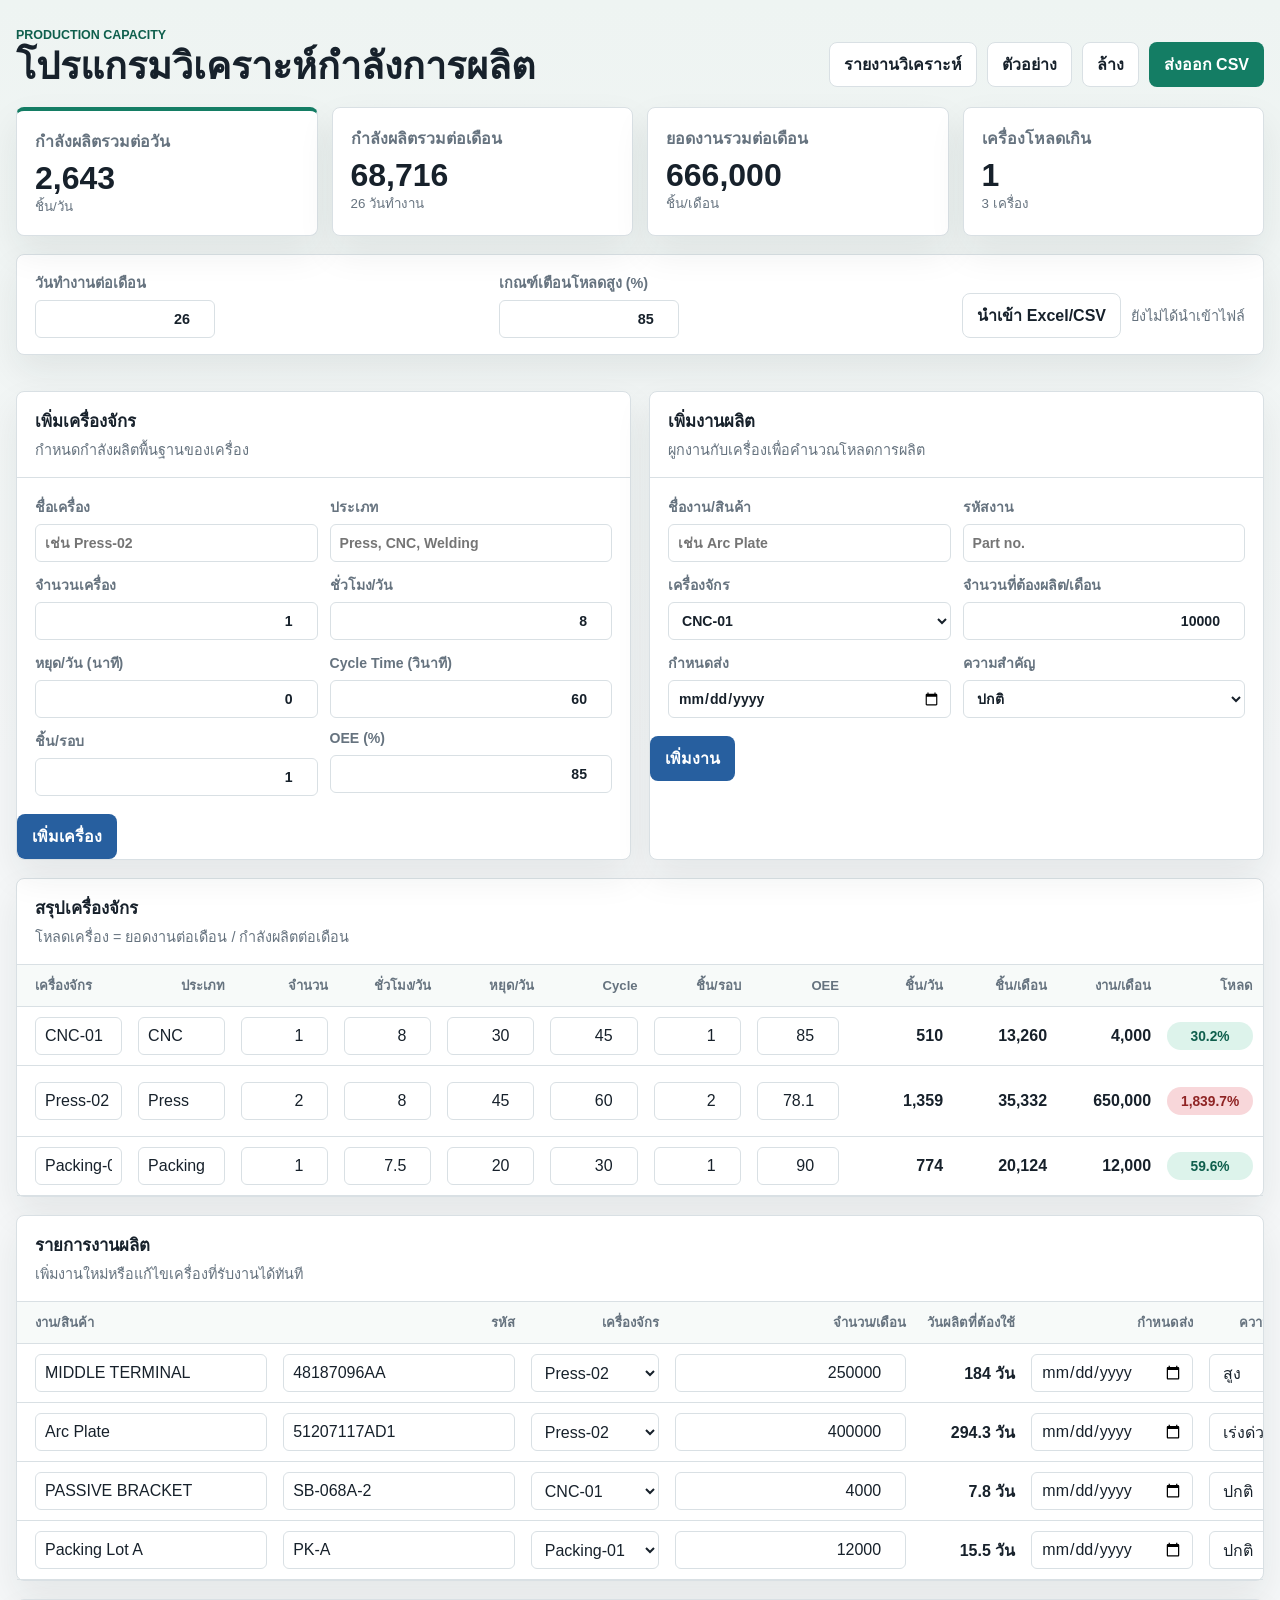
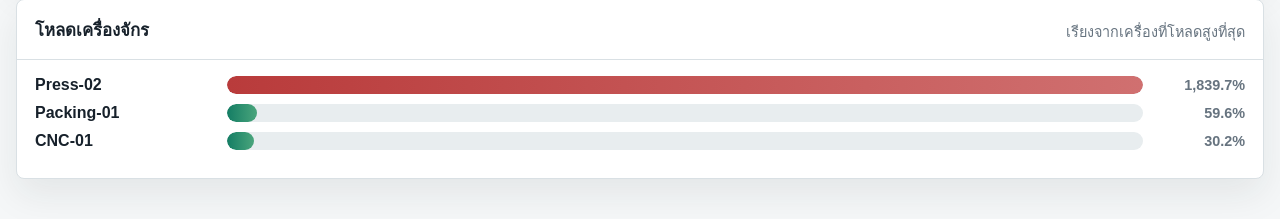
<file: index.html>
<!doctype html>
<html lang="th">
<head>
  <meta charset="utf-8">
  <meta name="viewport" content="width=device-width, initial-scale=1">
  <meta name="theme-color" content="#147d64">
  <meta name="description" content="โปรแกรมจัดการเครื่องจักร งานผลิต และวิเคราะห์กำลังการผลิต">
  <title>โปรแกรมวิเคราะห์กำลังการผลิต</title>
  <link rel="manifest" href="manifest.webmanifest">
  <link rel="apple-touch-icon" href="icons/icon-192.png">
  <link rel="stylesheet" href="styles.css">
</head>
<body>
  <main class="app-shell">
    <header class="topbar">
      <div>
        <p class="eyebrow">Production Capacity</p>
        <h1>โปรแกรมวิเคราะห์กำลังการผลิต</h1>
      </div>
      <div class="actions">
        <a class="button secondary" href="./analysis.html">รายงานวิเคราะห์</a>
        <button class="button secondary" id="resetSampleButton" type="button">ตัวอย่าง</button>
        <button class="button secondary" id="clearButton" type="button">ล้าง</button>
        <button class="button secondary install-button" id="installButton" type="button" hidden>ติดตั้งแอป</button>
        <button class="button primary" id="exportButton" type="button">ส่งออก CSV</button>
      </div>
    </header>

    <section class="summary-grid" aria-label="สรุปกำลังการผลิต">
      <div class="summary-tile total">
        <span>กำลังผลิตรวมต่อวัน</span>
        <strong id="totalDay">0</strong>
        <small>ชิ้น/วัน</small>
      </div>
      <div class="summary-tile">
        <span>กำลังผลิตรวมต่อเดือน</span>
        <strong id="totalMonth">0</strong>
        <small id="monthBasis">26 วันทำงาน</small>
      </div>
      <div class="summary-tile">
        <span>ยอดงานรวมต่อเดือน</span>
        <strong id="totalDemand">0</strong>
        <small>ชิ้น/เดือน</small>
      </div>
      <div class="summary-tile">
        <span>เครื่องโหลดเกิน</span>
        <strong id="overloadedCount">0</strong>
        <small id="machineCount">0 เครื่อง</small>
      </div>
    </section>

    <section class="settings-panel">
      <label>
        วันทำงานต่อเดือน
        <input id="workingDaysInput" type="number" min="1" max="31" step="1">
      </label>
      <label>
        เกณฑ์เตือนโหลดสูง (%)
        <input id="warningThresholdInput" type="number" min="1" max="100" step="1">
      </label>
      <div class="import-actions">
        <label class="button secondary file-button" for="importFileInput">นำเข้า Excel/CSV</label>
        <input id="importFileInput" class="file-input" type="file" accept=".xlsx,.xlsm,.csv,.tsv,text/csv,text/tab-separated-values,application/vnd.openxmlformats-officedocument.spreadsheetml.sheet">
        <span id="importStatus" class="import-status" role="status">ยังไม่ได้นำเข้าไฟล์</span>
      </div>
    </section>

    <section class="form-grid" aria-label="เพิ่มข้อมูล">
      <form class="input-panel" id="machineForm">
        <div class="section-heading compact">
          <div>
            <h2>เพิ่มเครื่องจักร</h2>
            <p>กำหนดกำลังผลิตพื้นฐานของเครื่อง</p>
          </div>
        </div>
        <div class="form-fields">
          <label>ชื่อเครื่อง <input name="name" required placeholder="เช่น Press-02"></label>
          <label>ประเภท <input name="type" placeholder="Press, CNC, Welding"></label>
          <label>จำนวนเครื่อง <input name="quantity" type="number" min="1" step="1" value="1"></label>
          <label>ชั่วโมง/วัน <input name="hoursPerDay" type="number" min="0" step="0.25" value="8"></label>
          <label>หยุด/วัน (นาที) <input name="downtimeMinutes" type="number" min="0" step="1" value="0"></label>
          <label>Cycle Time (วินาที) <input name="cycleSeconds" type="number" min="0.01" step="0.01" value="60"></label>
          <label>ชิ้น/รอบ <input name="unitsPerCycle" type="number" min="0.01" step="0.01" value="1"></label>
          <label>OEE (%) <input name="oee" type="number" min="0" max="100" step="0.1" value="85"></label>
        </div>
        <button class="button add" type="submit">เพิ่มเครื่อง</button>
      </form>

      <form class="input-panel" id="jobForm">
        <div class="section-heading compact">
          <div>
            <h2>เพิ่มงานผลิต</h2>
            <p>ผูกงานกับเครื่องเพื่อคำนวณโหลดการผลิต</p>
          </div>
        </div>
        <div class="form-fields">
          <label>ชื่องาน/สินค้า <input name="name" required placeholder="เช่น Arc Plate"></label>
          <label>รหัสงาน <input name="code" placeholder="Part no."></label>
          <label>เครื่องจักร <select name="machineId" id="jobMachineSelect" required></select></label>
          <label>จำนวนที่ต้องผลิต/เดือน <input name="monthlyDemand" type="number" min="0" step="1" value="10000"></label>
          <label>กำหนดส่ง <input name="dueDate" type="date"></label>
          <label>ความสำคัญ
            <select name="priority">
              <option value="ปกติ">ปกติ</option>
              <option value="สูง">สูง</option>
              <option value="เร่งด่วน">เร่งด่วน</option>
            </select>
          </label>
        </div>
        <button class="button add" type="submit">เพิ่มงาน</button>
      </form>
    </section>

    <section class="workspace">
      <div class="table-toolbar">
        <div>
          <h2>สรุปเครื่องจักร</h2>
          <p>โหลดเครื่อง = ยอดงานต่อเดือน / กำลังผลิตต่อเดือน</p>
        </div>
      </div>
      <div class="table-wrap">
        <table>
          <thead>
            <tr>
              <th>เครื่องจักร</th>
              <th>ประเภท</th>
              <th>จำนวน</th>
              <th>ชั่วโมง/วัน</th>
              <th>หยุด/วัน</th>
              <th>Cycle</th>
              <th>ชิ้น/รอบ</th>
              <th>OEE</th>
              <th>ชิ้น/วัน</th>
              <th>ชิ้น/เดือน</th>
              <th>งาน/เดือน</th>
              <th>โหลด</th>
              <th>สถานะ</th>
              <th></th>
            </tr>
          </thead>
          <tbody id="machineRows"></tbody>
        </table>
      </div>
    </section>

    <section class="workspace">
      <div class="table-toolbar">
        <div>
          <h2>รายการงานผลิต</h2>
          <p>เพิ่มงานใหม่หรือแก้ไขเครื่องที่รับงานได้ทันที</p>
        </div>
      </div>
      <div class="table-wrap">
        <table>
          <thead>
            <tr>
              <th>งาน/สินค้า</th>
              <th>รหัส</th>
              <th>เครื่องจักร</th>
              <th>จำนวน/เดือน</th>
              <th>วันผลิตที่ต้องใช้</th>
              <th>กำหนดส่ง</th>
              <th>ความสำคัญ</th>
              <th></th>
            </tr>
          </thead>
          <tbody id="jobRows"></tbody>
        </table>
      </div>
    </section>

    <section class="chart-section" aria-label="กราฟโหลดเครื่องจักร">
      <div class="section-heading">
        <h2>โหลดเครื่องจักร</h2>
        <p>เรียงจากเครื่องที่โหลดสูงที่สุด</p>
      </div>
      <div class="bar-chart" id="barChart"></div>
    </section>
  </main>

  <script src="app.js"></script>
</body>
</html>
</file>
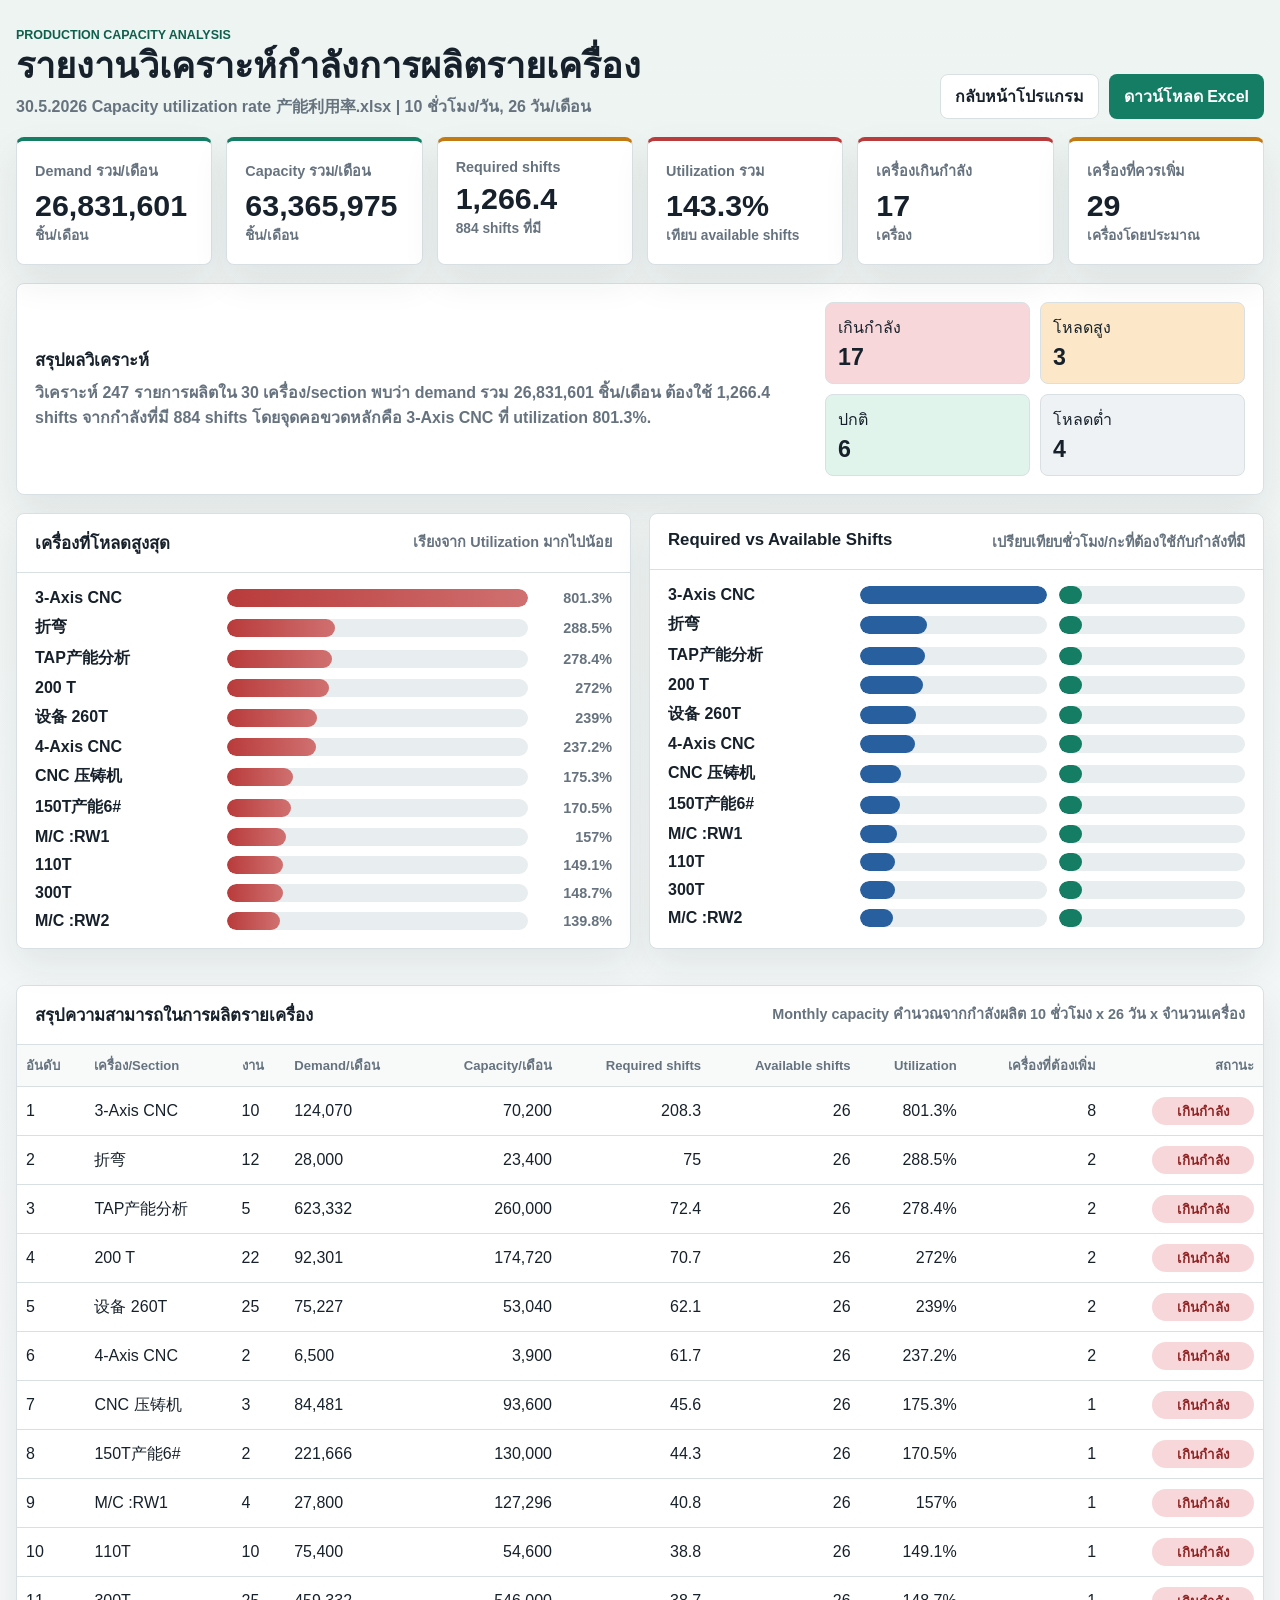
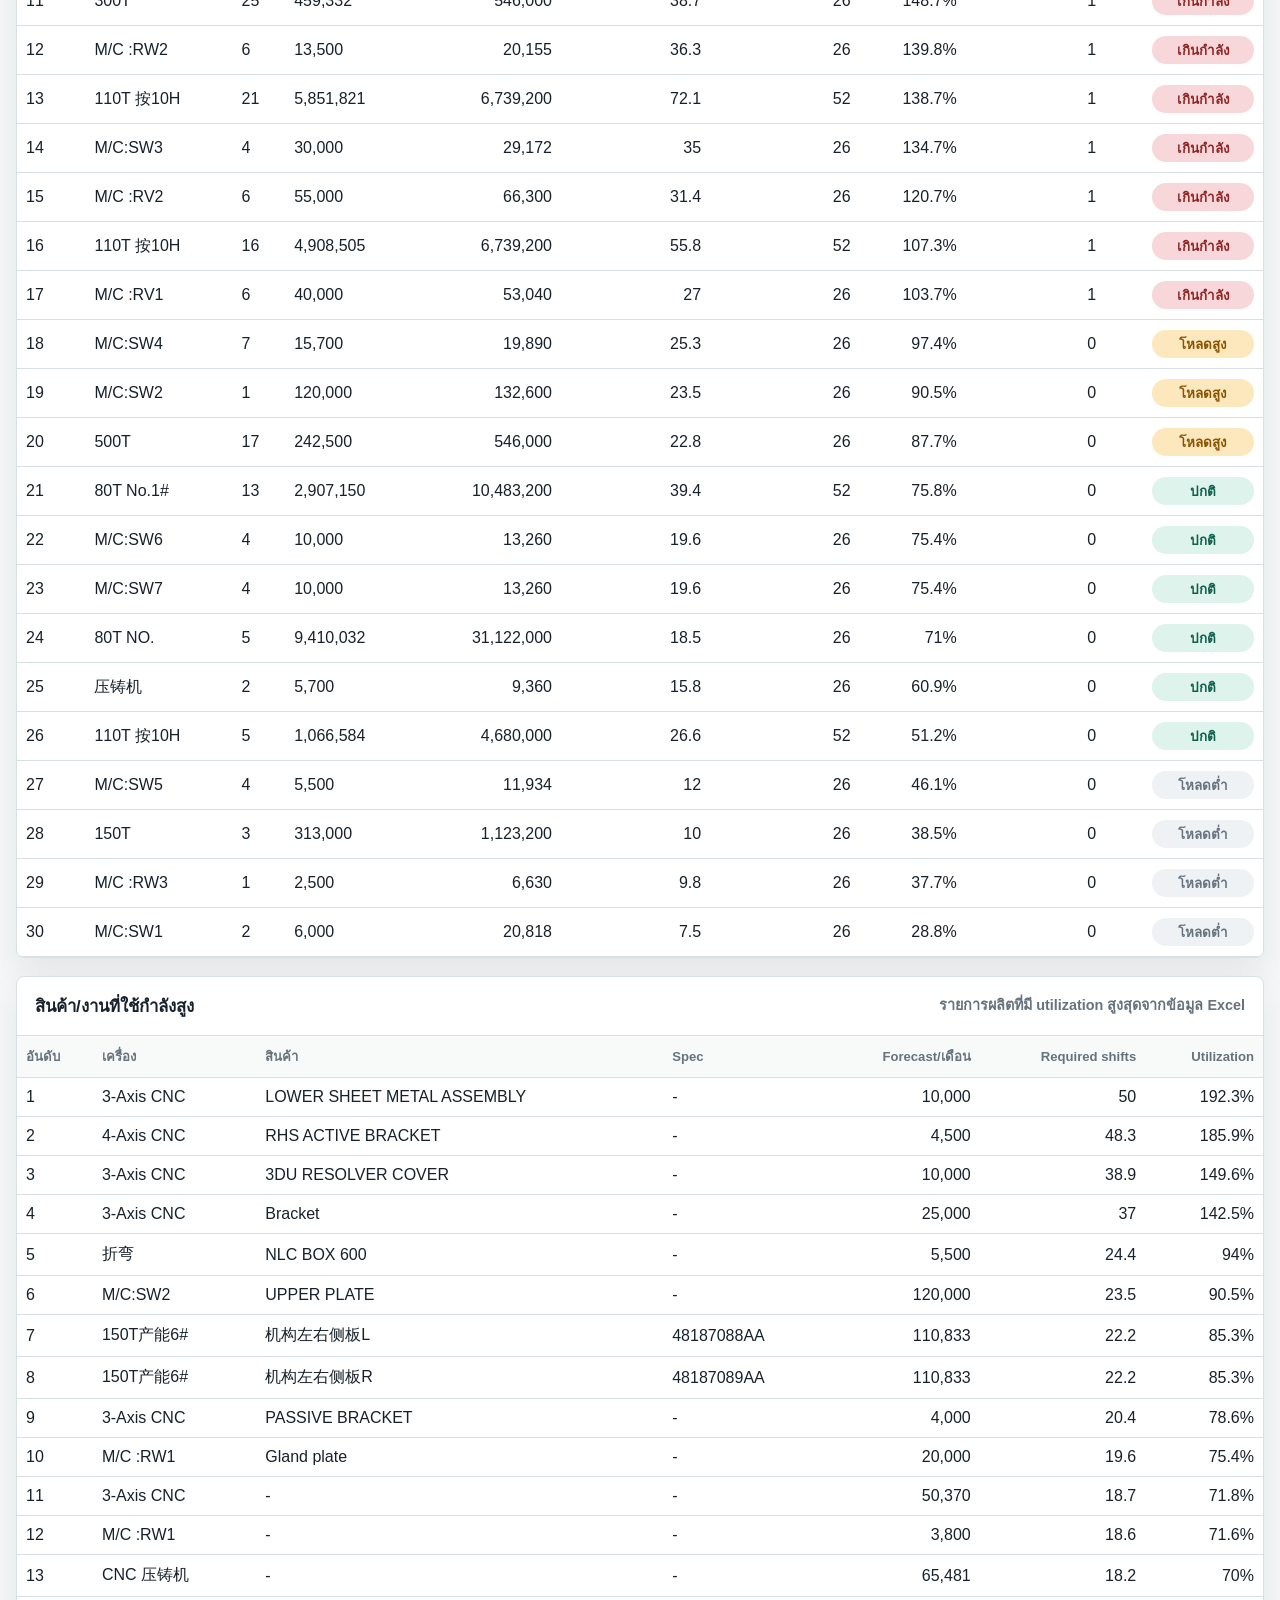
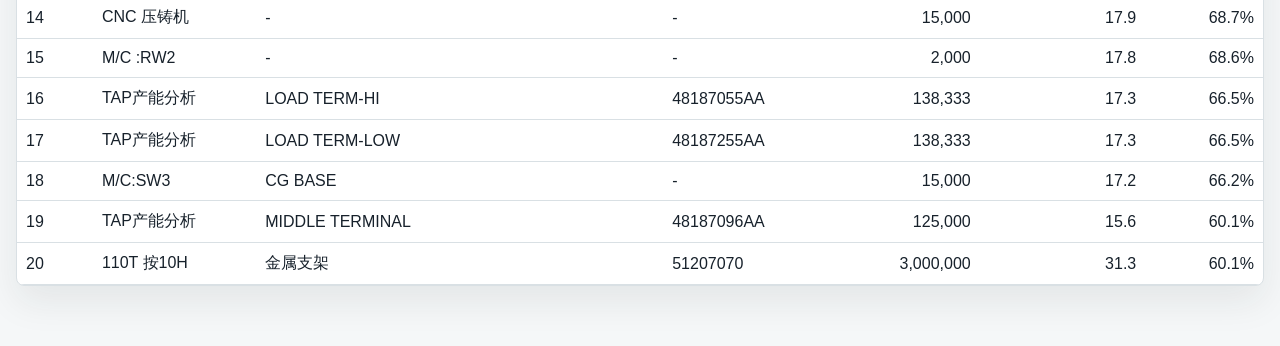
<file: analysis.html>
<!doctype html>
<html lang="th">
<head>
  <meta charset="utf-8">
  <meta name="viewport" content="width=device-width, initial-scale=1">
  <meta name="theme-color" content="#147d64">
  <title>รายงานวิเคราะห์กำลังการผลิตรายเครื่อง</title>
  <link rel="stylesheet" href="./analysis.css">
</head>
<body>
  <main class="report-shell">
    <header class="report-topbar">
      <div>
        <p class="eyebrow">PRODUCTION CAPACITY ANALYSIS</p>
        <h1>รายงานวิเคราะห์กำลังการผลิตรายเครื่อง</h1>
        <p class="subtitle" id="sourceSummary">กำลังโหลดข้อมูล...</p>
      </div>
      <div class="actions">
        <a class="button secondary" href="./index.html">กลับหน้าโปรแกรม</a>
        <a class="button primary" id="downloadReport" href="#" download>ดาวน์โหลด Excel</a>
      </div>
    </header>

    <section class="kpi-grid" id="kpiGrid" aria-label="สรุปกำลังผลิต"></section>

    <section class="summary-band">
      <div>
        <h2>สรุปผลวิเคราะห์</h2>
        <p id="executiveSummary"></p>
      </div>
      <div class="status-grid" id="statusGrid" aria-label="สถานะเครื่อง"></div>
    </section>

    <section class="chart-grid">
      <article class="panel">
        <div class="panel-heading">
          <h2>เครื่องที่โหลดสูงสุด</h2>
          <p>เรียงจาก Utilization มากไปน้อย</p>
        </div>
        <div class="bar-chart" id="utilizationChart"></div>
      </article>

      <article class="panel">
        <div class="panel-heading">
          <h2>Required vs Available Shifts</h2>
          <p>เปรียบเทียบชั่วโมง/กะที่ต้องใช้กับกำลังที่มี</p>
        </div>
        <div class="shift-chart" id="shiftChart"></div>
      </article>
    </section>

    <section class="panel">
      <div class="panel-heading">
        <h2>สรุปความสามารถในการผลิตรายเครื่อง</h2>
        <p>Monthly capacity คำนวณจากกำลังผลิต 10 ชั่วโมง x 26 วัน x จำนวนเครื่อง</p>
      </div>
      <div class="table-wrap">
        <table>
          <thead>
            <tr>
              <th>อันดับ</th>
              <th>เครื่อง/Section</th>
              <th>งาน</th>
              <th>Demand/เดือน</th>
              <th>Capacity/เดือน</th>
              <th>Required shifts</th>
              <th>Available shifts</th>
              <th>Utilization</th>
              <th>เครื่องที่ต้องเพิ่ม</th>
              <th>สถานะ</th>
            </tr>
          </thead>
          <tbody id="machineTable"></tbody>
        </table>
      </div>
    </section>

    <section class="panel">
      <div class="panel-heading">
        <h2>สินค้า/งานที่ใช้กำลังสูง</h2>
        <p>รายการผลิตที่มี utilization สูงสุดจากข้อมูล Excel</p>
      </div>
      <div class="table-wrap">
        <table>
          <thead>
            <tr>
              <th>อันดับ</th>
              <th>เครื่อง</th>
              <th>สินค้า</th>
              <th>Spec</th>
              <th>Forecast/เดือน</th>
              <th>Required shifts</th>
              <th>Utilization</th>
            </tr>
          </thead>
          <tbody id="productTable"></tbody>
        </table>
      </div>
    </section>
  </main>

  <script src="./analysis-data.js"></script>
  <script src="./analysis.js"></script>
</body>
</html>
</file>
<file: styles.css>
:root {
  --bg: #f5f7f8;
  --surface: #ffffff;
  --ink: #17212b;
  --muted: #66737f;
  --line: #d9e0e4;
  --green: #147d64;
  --green-strong: #0f5f4d;
  --amber: #c47a13;
  --blue: #275f9f;
  --red: #b93b3b;
  --shadow: 0 16px 36px rgba(23, 33, 43, 0.08);
}

* {
  box-sizing: border-box;
}

body {
  margin: 0;
  min-height: 100vh;
  color: var(--ink);
  background:
    linear-gradient(180deg, #eef4f2 0%, var(--bg) 42%),
    var(--bg);
  font-family: "Segoe UI", Tahoma, sans-serif;
}

button,
a,
input,
select {
  font: inherit;
}

.app-shell {
  width: min(1360px, calc(100% - 32px));
  margin: 0 auto;
  padding: 28px 0 40px;
}

.topbar {
  display: flex;
  align-items: end;
  justify-content: space-between;
  gap: 20px;
  margin-bottom: 20px;
}

.eyebrow {
  margin: 0 0 4px;
  color: var(--green-strong);
  font-size: 0.78rem;
  font-weight: 800;
  letter-spacing: 0;
  text-transform: uppercase;
}

h1,
h2,
p {
  margin: 0;
}

h1 {
  font-size: 2.35rem;
  line-height: 1.1;
}

h2 {
  font-size: 1.05rem;
}

.actions,
.table-toolbar {
  display: flex;
  align-items: center;
  gap: 10px;
}

.actions {
  flex-wrap: wrap;
  justify-content: flex-end;
}

.button {
  min-height: 40px;
  border: 1px solid transparent;
  border-radius: 8px;
  padding: 9px 14px;
  color: inherit;
  cursor: pointer;
  font-weight: 800;
  text-decoration: none;
  transition: transform 140ms ease, background-color 140ms ease, border-color 140ms ease;
}

.button:hover {
  transform: translateY(-1px);
}

.button:focus-visible,
input:focus-visible,
select:focus-visible {
  outline: 3px solid rgba(39, 95, 159, 0.24);
  outline-offset: 2px;
}

.button.primary {
  color: #ffffff;
  background: var(--green);
}

.button.primary:hover {
  background: var(--green-strong);
}

.button.secondary {
  color: var(--ink);
  background: #ffffff;
  border-color: var(--line);
}

.button.install-button {
  border-color: rgba(20, 125, 100, 0.38);
}

.button.install-button:not([hidden]) {
  display: inline-flex;
  align-items: center;
  justify-content: center;
}

.button.add {
  color: #ffffff;
  background: var(--blue);
  white-space: nowrap;
}

.summary-grid {
  display: grid;
  grid-template-columns: repeat(4, minmax(0, 1fr));
  gap: 14px;
  margin-bottom: 18px;
}

.summary-tile {
  min-height: 124px;
  padding: 18px;
  background: var(--surface);
  border: 1px solid var(--line);
  border-radius: 8px;
  box-shadow: var(--shadow);
}

.summary-tile span,
.summary-tile small {
  display: block;
  color: var(--muted);
}

.summary-tile span {
  font-weight: 700;
}

.summary-tile strong {
  display: block;
  margin: 8px 0 2px;
  font-size: 2rem;
  line-height: 1;
}

.summary-tile.total {
  border-top: 4px solid var(--green);
}

.workspace,
.import-panel,
.settings-panel,
.input-panel,
.chart-section {
  margin-top: 18px;
  background: var(--surface);
  border: 1px solid var(--line);
  border-radius: 8px;
  box-shadow: var(--shadow);
}

.import-panel {
  display: flex;
  align-items: center;
  justify-content: space-between;
  gap: 18px;
  padding: 16px 18px;
}

.settings-panel {
  display: flex;
  align-items: end;
  justify-content: space-between;
  gap: 16px;
  padding: 16px 18px;
}

.settings-panel > label {
  display: grid;
  min-width: 180px;
  gap: 6px;
  color: var(--muted);
  font-size: 0.9rem;
  font-weight: 700;
}

.form-grid {
  display: grid;
  grid-template-columns: repeat(2, minmax(0, 1fr));
  gap: 18px;
  margin-top: 18px;
}

.input-panel {
  overflow: hidden;
}

.import-panel p {
  margin-top: 4px;
  color: var(--muted);
  font-size: 0.9rem;
}

.import-actions {
  display: flex;
  align-items: center;
  flex-wrap: wrap;
  justify-content: flex-end;
  gap: 10px;
}

.file-input {
  position: absolute;
  width: 1px;
  height: 1px;
  overflow: hidden;
  clip: rect(0 0 0 0);
  white-space: nowrap;
}

.file-button {
  display: inline-flex;
  align-items: center;
  justify-content: center;
  white-space: nowrap;
}

.import-status {
  max-width: 360px;
  color: var(--muted);
  font-size: 0.9rem;
}

.import-status[data-tone="success"] {
  color: var(--green-strong);
  font-weight: 800;
}

.import-status[data-tone="error"] {
  color: var(--red);
  font-weight: 800;
}

.table-toolbar,
.section-heading {
  justify-content: space-between;
  padding: 16px 18px;
  border-bottom: 1px solid var(--line);
}

.section-heading.compact {
  align-items: flex-start;
}

.table-toolbar p,
.section-heading p {
  margin-top: 4px;
  color: var(--muted);
  font-size: 0.9rem;
}

.table-wrap {
  overflow-x: auto;
}

table {
  width: 100%;
  border-collapse: collapse;
  min-width: 1360px;
}

th,
td {
  padding: 10px 8px;
  border-bottom: 1px solid var(--line);
  text-align: right;
  vertical-align: middle;
}

th {
  color: var(--muted);
  background: #f7faf9;
  font-size: 0.82rem;
  font-weight: 800;
}

th:first-child,
td:first-child {
  padding-left: 18px;
  text-align: left;
}

th:last-child,
td:last-child {
  padding-right: 18px;
}

tbody tr:hover {
  background: #fbfcfc;
}

td output {
  display: inline-block;
  min-width: 88px;
  font-weight: 800;
}

input,
select {
  width: 100%;
  min-width: 82px;
  height: 38px;
  color: var(--ink);
  background: #ffffff;
  border: 1px solid var(--line);
  border-radius: 6px;
  padding: 8px 9px;
}

select {
  background: #ffffff;
}

input[type="number"] {
  text-align: right;
}

.form-fields {
  display: grid;
  grid-template-columns: repeat(2, minmax(0, 1fr));
  gap: 12px;
  padding: 18px;
}

.form-fields label {
  display: grid;
  gap: 6px;
  color: var(--muted);
  font-size: 0.88rem;
  font-weight: 700;
}

.form-fields .full-span {
  grid-column: 1 / -1;
}

.input-panel form .button {
  margin: 0 18px 18px;
}

.status-pill {
  display: inline-flex;
  align-items: center;
  justify-content: center;
  min-width: 86px;
  min-height: 28px;
  border-radius: 999px;
  padding: 3px 10px;
  font-size: 0.86rem;
  font-weight: 800;
  white-space: nowrap;
}

.status-pill.ok {
  color: #0f5f4d;
  background: #ddf3eb;
}

.status-pill.warning {
  color: #8a5200;
  background: #fde8bd;
}

.status-pill.danger {
  color: #8f2424;
  background: #f8d7da;
}

.status-pill.idle {
  color: #66737f;
  background: #eef2f4;
}

.machine-name {
  min-width: 148px;
}

.remove-button {
  width: 34px;
  height: 34px;
  color: #ffffff;
  background: var(--red);
  border: 0;
  border-radius: 8px;
  cursor: pointer;
  font-size: 1.05rem;
  font-weight: 900;
  line-height: 1;
}

.chart-section {
  padding-bottom: 10px;
}

.section-heading {
  display: flex;
  align-items: center;
  gap: 16px;
}

.bar-chart {
  display: grid;
  gap: 10px;
  padding: 16px 18px 18px;
}

.bar-row {
  display: grid;
  grid-template-columns: minmax(120px, 180px) 1fr minmax(90px, auto);
  gap: 12px;
  align-items: center;
}

.bar-label {
  overflow: hidden;
  font-weight: 800;
  text-overflow: ellipsis;
  white-space: nowrap;
}

.bar-track {
  height: 18px;
  overflow: hidden;
  background: #e8edef;
  border-radius: 999px;
}

.bar-fill {
  height: 100%;
  min-width: 3px;
  background: linear-gradient(90deg, var(--green), var(--amber));
  border-radius: inherit;
}

.bar-fill.ok {
  background: linear-gradient(90deg, var(--green), #4aa57c);
}

.bar-fill.warning {
  background: linear-gradient(90deg, #d69a22, var(--amber));
}

.bar-fill.danger {
  background: linear-gradient(90deg, var(--red), #d07070);
}

.bar-fill.idle {
  background: #a8b3ba;
}

.bar-value {
  color: var(--muted);
  font-size: 0.9rem;
  font-weight: 700;
  text-align: right;
}

.empty-state {
  padding: 22px;
  color: var(--muted);
  text-align: center;
}

@media (max-width: 980px) {
  .topbar,
  .import-panel,
  .settings-panel,
  .table-toolbar,
  .section-heading {
    align-items: stretch;
    flex-direction: column;
  }

  .form-grid {
    grid-template-columns: 1fr;
  }

  .summary-grid {
    grid-template-columns: repeat(2, minmax(0, 1fr));
  }

  .actions {
    justify-content: start;
  }

  .import-actions {
    justify-content: start;
  }
}

@media (max-width: 640px) {
  .app-shell {
    width: min(100% - 20px, 1360px);
    padding-top: 18px;
  }

  h1 {
    font-size: 1.85rem;
  }

  .summary-tile strong {
    font-size: 1.65rem;
  }

  .summary-grid {
    grid-template-columns: 1fr;
  }

  .settings-panel > label {
    min-width: 0;
  }

  .form-fields {
    grid-template-columns: 1fr;
  }

  .button {
    flex: 1 1 auto;
  }

  .bar-row {
    grid-template-columns: 1fr;
    gap: 5px;
  }

  .bar-value {
    text-align: left;
  }
}
</file>
<file: analysis.css>
:root {
  --bg: #f5f7f8;
  --surface: #ffffff;
  --ink: #17212b;
  --muted: #66737f;
  --line: #d9e0e4;
  --green: #147d64;
  --green-strong: #0f5f4d;
  --blue: #275f9f;
  --amber: #c47a13;
  --red: #b93b3b;
  --shadow: 0 16px 36px rgba(23, 33, 43, 0.08);
}

* {
  box-sizing: border-box;
}

body {
  margin: 0;
  min-height: 100vh;
  color: var(--ink);
  background:
    linear-gradient(180deg, #eef4f2 0%, var(--bg) 40%),
    var(--bg);
  font-family: "Segoe UI", Tahoma, sans-serif;
}

a,
button {
  font: inherit;
}

.report-shell {
  width: min(1440px, calc(100% - 32px));
  margin: 0 auto;
  padding: 28px 0 42px;
}

.report-topbar {
  display: flex;
  align-items: end;
  justify-content: space-between;
  gap: 20px;
  margin-bottom: 18px;
}

.eyebrow {
  margin: 0 0 4px;
  color: var(--green-strong);
  font-size: 0.78rem;
  font-weight: 800;
  letter-spacing: 0;
}

h1,
h2,
p {
  margin: 0;
}

h1 {
  font-size: 2.25rem;
  line-height: 1.1;
}

h2 {
  font-size: 1.05rem;
}

.subtitle {
  margin-top: 8px;
  color: var(--muted);
  font-weight: 650;
}

.actions {
  display: flex;
  flex-wrap: wrap;
  justify-content: flex-end;
  gap: 10px;
}

.button {
  min-height: 40px;
  border: 1px solid transparent;
  border-radius: 8px;
  padding: 9px 14px;
  color: inherit;
  cursor: pointer;
  font-weight: 800;
  text-decoration: none;
}

.button.primary {
  color: #ffffff;
  background: var(--green);
}

.button.secondary {
  background: #ffffff;
  border-color: var(--line);
}

.kpi-grid {
  display: grid;
  grid-template-columns: repeat(6, minmax(0, 1fr));
  gap: 14px;
  margin-bottom: 18px;
}

.kpi-card,
.panel,
.summary-band {
  background: var(--surface);
  border: 1px solid var(--line);
  border-radius: 8px;
  box-shadow: var(--shadow);
}

.kpi-card {
  min-height: 122px;
  padding: 18px;
}

.kpi-card.danger {
  border-top: 4px solid var(--red);
}

.kpi-card.warning {
  border-top: 4px solid var(--amber);
}

.kpi-card.ok {
  border-top: 4px solid var(--green);
}

.kpi-card p {
  color: var(--muted);
  font-size: 0.9rem;
  font-weight: 750;
}

.kpi-card strong {
  display: block;
  margin-top: 8px;
  font-size: 1.9rem;
  line-height: 1;
}

.kpi-card span {
  display: block;
  margin-top: 4px;
  color: var(--muted);
  font-size: 0.86rem;
  font-weight: 700;
}

.summary-band {
  display: grid;
  grid-template-columns: minmax(0, 1fr) minmax(260px, 420px);
  gap: 18px;
  align-items: center;
  padding: 18px;
  margin-bottom: 18px;
}

.summary-band p {
  margin-top: 8px;
  color: var(--muted);
  font-weight: 650;
  line-height: 1.55;
}

.status-grid {
  display: grid;
  grid-template-columns: repeat(2, minmax(0, 1fr));
  gap: 10px;
}

.status-card {
  min-height: 78px;
  padding: 12px;
  border: 1px solid var(--line);
  border-radius: 8px;
  background: #fbfcfc;
}

.status-card strong {
  display: block;
  margin-top: 4px;
  font-size: 1.45rem;
}

.status-card.danger {
  background: #f8d7da;
}

.status-card.warning {
  background: #fce8c8;
}

.status-card.ok {
  background: #e0f4ec;
}

.status-card.idle {
  background: #eef2f4;
}

.chart-grid {
  display: grid;
  grid-template-columns: repeat(2, minmax(0, 1fr));
  gap: 18px;
  margin-bottom: 18px;
}

.panel {
  overflow: hidden;
  margin-bottom: 18px;
}

.panel-heading {
  display: flex;
  justify-content: space-between;
  gap: 16px;
  padding: 16px 18px;
  border-bottom: 1px solid var(--line);
}

.panel-heading p {
  color: var(--muted);
  font-size: 0.9rem;
  font-weight: 650;
  text-align: right;
}

.bar-chart,
.shift-chart {
  display: grid;
  gap: 10px;
  padding: 16px 18px 18px;
}

.bar-row {
  display: grid;
  grid-template-columns: minmax(120px, 180px) minmax(0, 1fr) minmax(72px, auto);
  gap: 12px;
  align-items: center;
}

.shift-row {
  display: grid;
  grid-template-columns: minmax(120px, 180px) minmax(0, 1fr) minmax(0, 1fr);
  gap: 12px;
  align-items: center;
}

.bar-label {
  overflow: hidden;
  font-weight: 800;
  text-overflow: ellipsis;
  white-space: nowrap;
}

.track {
  height: 18px;
  overflow: hidden;
  background: #e8edef;
  border-radius: 999px;
}

.fill {
  height: 100%;
  min-width: 3px;
  border-radius: inherit;
}

.fill.danger {
  background: linear-gradient(90deg, var(--red), #d07070);
}

.fill.warning {
  background: linear-gradient(90deg, #d69a22, var(--amber));
}

.fill.ok {
  background: linear-gradient(90deg, var(--green), #4aa57c);
}

.fill.idle {
  background: #a8b3ba;
}

.fill.required {
  background: var(--blue);
}

.fill.available {
  background: var(--green);
}

.bar-value {
  color: var(--muted);
  font-size: 0.9rem;
  font-weight: 800;
  text-align: right;
}

.table-wrap {
  overflow-x: auto;
}

table {
  width: 100%;
  min-width: 1180px;
  border-collapse: collapse;
}

th,
td {
  padding: 10px 9px;
  border-bottom: 1px solid var(--line);
  text-align: right;
  vertical-align: middle;
}

th {
  color: var(--muted);
  background: #f7faf9;
  font-size: 0.82rem;
  font-weight: 850;
}

th:first-child,
td:first-child,
th:nth-child(2),
td:nth-child(2),
th:nth-child(3),
td:nth-child(3),
th:nth-child(4),
td:nth-child(4) {
  text-align: left;
}

.status-pill {
  display: inline-flex;
  align-items: center;
  justify-content: center;
  min-width: 102px;
  min-height: 28px;
  border-radius: 999px;
  padding: 3px 10px;
  font-size: 0.84rem;
  font-weight: 850;
}

.status-pill.danger {
  color: #8f2424;
  background: #f8d7da;
}

.status-pill.warning {
  color: #8a5200;
  background: #fde8bd;
}

.status-pill.ok {
  color: #0f5f4d;
  background: #ddf3eb;
}

.status-pill.idle {
  color: #66737f;
  background: #eef2f4;
}

@media (max-width: 1100px) {
  .kpi-grid {
    grid-template-columns: repeat(3, minmax(0, 1fr));
  }

  .chart-grid,
  .summary-band {
    grid-template-columns: 1fr;
  }
}

@media (max-width: 700px) {
  .report-shell {
    width: min(100% - 20px, 1440px);
    padding-top: 18px;
  }

  .report-topbar,
  .panel-heading {
    align-items: stretch;
    flex-direction: column;
  }

  h1 {
    font-size: 1.8rem;
  }

  .kpi-grid,
  .status-grid {
    grid-template-columns: 1fr;
  }

  .actions {
    justify-content: flex-start;
  }

  .button {
    flex: 1 1 auto;
    text-align: center;
  }

  .bar-row,
  .shift-row {
    grid-template-columns: 1fr;
    gap: 6px;
  }

  .bar-value,
  .panel-heading p {
    text-align: left;
  }
}
</file>
